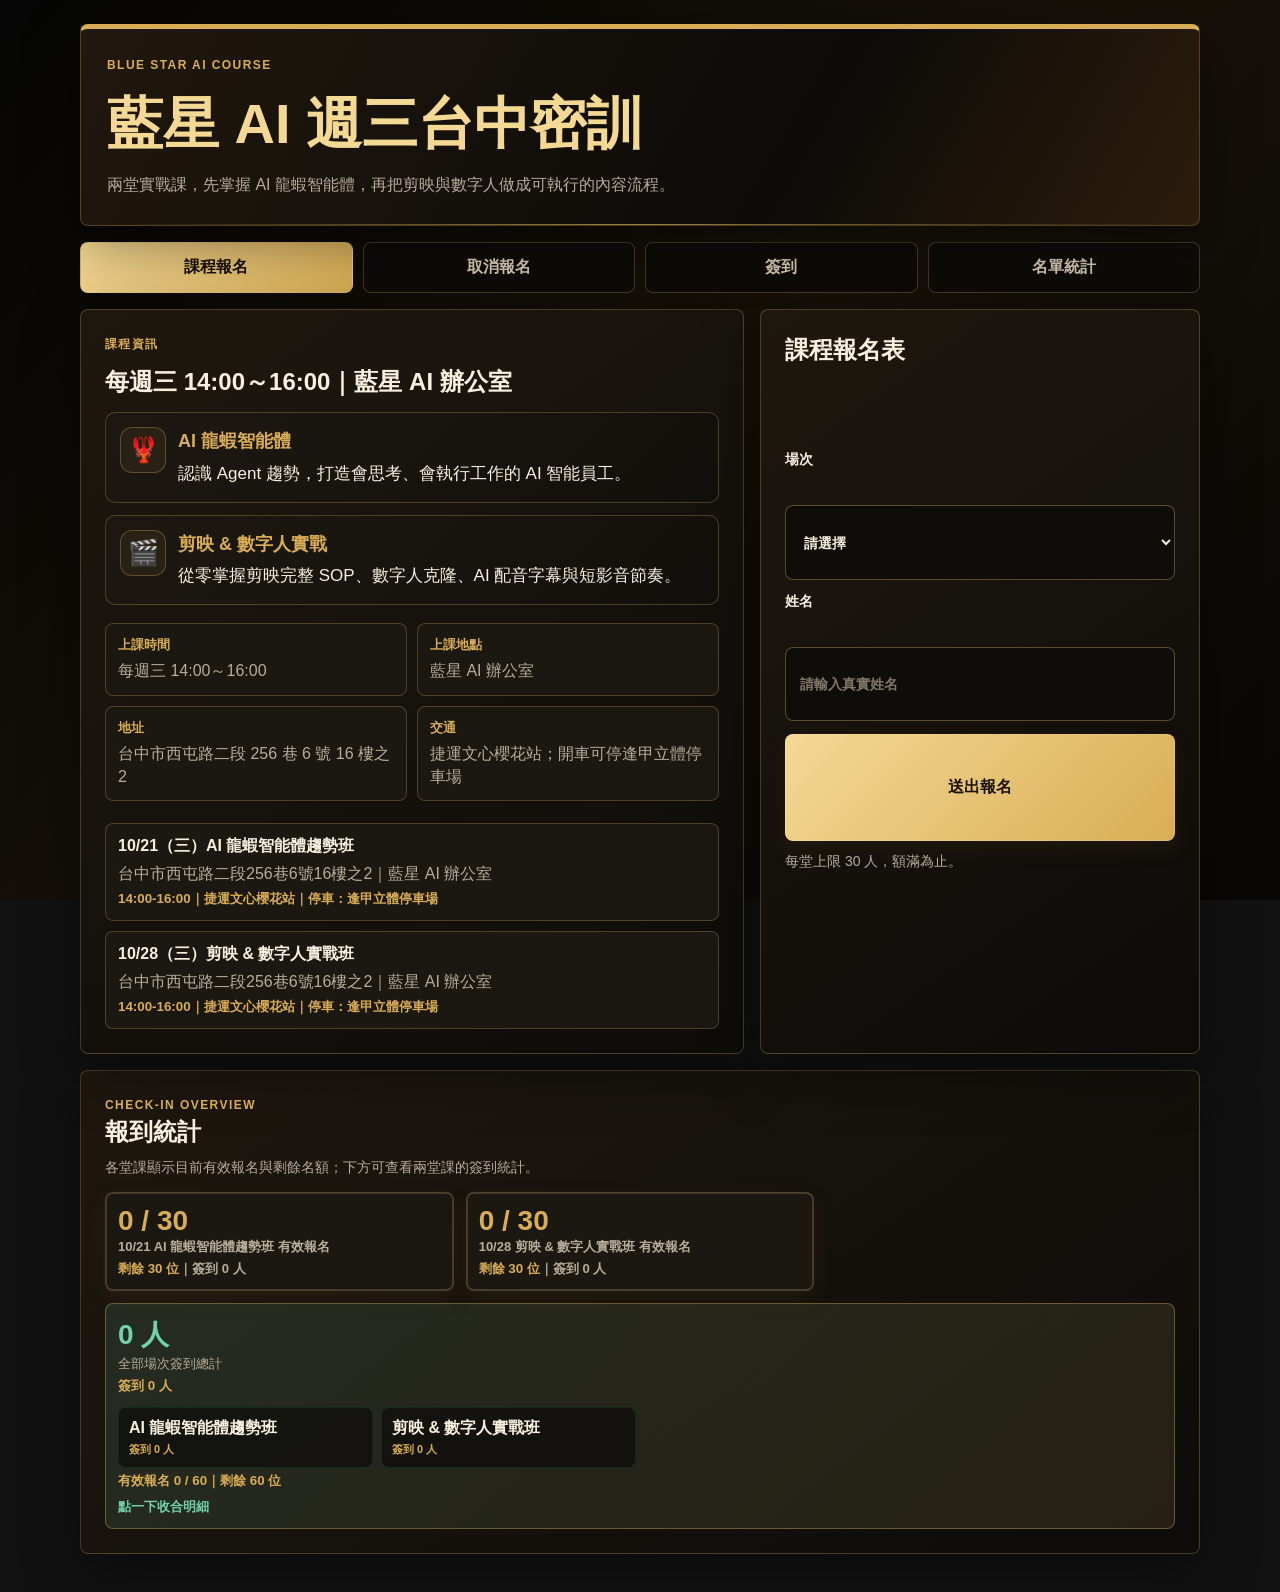
<file: index.html>
<!doctype html>
<html lang="zh-Hant">
<head>
  <meta charset="utf-8">
  <meta name="viewport" content="width=device-width, initial-scale=1, viewport-fit=cover">
  <title>藍星 AI 週三台中密訓｜報名系統</title>
  <meta name="description" content="藍星 AI 週三台中密訓報名、取消報名、學員簽到與名單統計系統。">
  <link rel="stylesheet" href="./styles.css?v=20261014123034">
</head>
<body>
  <main class="app">
    <section class="hero">
      <p class="eyebrow">Blue Star AI Course</p>
      <h1>藍星 AI 週三台中密訓</h1>
      <p>兩堂實戰課，先掌握 AI 龍蝦智能體，再把剪映與數字人做成可執行的內容流程。</p>
    </section>

    <nav class="tabs" aria-label="功能選單">
      <button class="tab active" type="button" data-view="register">課程報名</button>
      <button class="tab" type="button" data-view="cancel">取消報名</button>
      <button class="tab" type="button" data-view="checkin">簽到</button>
      <button class="tab" type="button" data-view="roster">名單統計</button>
    </nav>

    <section class="view active" id="register">
      <div class="grid">
        <article class="panel course">
          <p class="eyebrow">課程資訊</p>
          <h2>每週三 14:00～16:00｜藍星 AI 辦公室</h2>
          <ul class="benefits">
            <li><span class="benefit-icon" aria-hidden="true">🦞</span><span><strong>AI 龍蝦智能體</strong>認識 Agent 趨勢，打造會思考、會執行工作的 AI 智能員工。</span></li>
            <li><span class="benefit-icon" aria-hidden="true">🎬</span><span><strong>剪映 &amp; 數字人實戰</strong>從零掌握剪映完整 SOP、數字人克隆、AI 配音字幕與短影音節奏。</span></li>
          </ul>
          <div class="course-meta">
            <div><strong>上課時間</strong><span>每週三 14:00～16:00</span></div>
            <div><strong>上課地點</strong><span>藍星 AI 辦公室</span></div>
            <div><strong>地址</strong><span>台中市西屯路二段 256 巷 6 號 16 樓之 2</span></div>
            <div><strong>交通</strong><span>捷運文心櫻花站；開車可停逢甲立體停車場</span></div>
          </div>
          <div class="session-list" id="sessionList"></div>
        </article>

        <form class="panel form" id="registerForm">
          <h2>課程報名表</h2>
          <label>場次<select name="session" required></select></label>
          <label>姓名<input name="name" required autocomplete="name" placeholder="請輸入真實姓名"></label>
          <button type="submit">送出報名</button>
          <p class="form-hint">每堂上限 30 人，額滿為止。</p>
          <p class="message" id="registerMessage" aria-live="polite"></p>
        </form>
      </div>
    </section>

    <section class="view" id="cancel">
      <form class="panel form narrow" id="cancelForm">
        <h2>取消報名</h2>
        <p class="form-hint">請填寫報名時的場次與姓名。</p>
        <label>場次<select name="session" required></select></label>
        <label>姓名<input name="name" required placeholder="請輸入報名姓名"></label>
        <label>取消原因<input name="reason" placeholder="選填"></label>
        <button type="submit" class="danger">確認取消報名</button>
        <p class="message" id="cancelMessage" aria-live="polite"></p>
      </form>
    </section>

    <section class="view" id="checkin">
      <section class="panel checkin-panel">
        <div class="quick-head">
          <div>
            <h2>簽到處</h2>
            <p>第一次成功輸入 PIN 後，這台裝置會自動記住，之後可直接選場次與姓名報到。</p>
          </div>
          <button type="button" id="quickRefresh">更新名單</button>
        </div>
        <form class="form checkin-form" id="checkinForm">
          <label>PIN<input name="pin" type="password" inputmode="numeric" maxlength="4" placeholder="第一次請輸入 PIN" required></label>
          <label>場次<select name="session" required></select></label>
          <label>姓名／搜尋<input name="name" required autocomplete="off" placeholder="請輸入或搜尋學員姓名"></label>
          <label>備註<input name="note" placeholder="選填"></label>
          <button type="submit">送出簽到</button>
          <p class="message" id="checkinMessage" aria-live="polite"></p>
        </form>

        <section class="success inline-success" id="successBox" hidden>
          <div class="ok">✓</div>
          <h2>報到成功</h2>
          <p id="successText"></p>
          <button type="button" id="replayVoice">播放語音</button>
        </section>

        <div class="undo-checkin" id="undoCheckinBox" hidden>
          <span id="undoCheckinText">上一筆報到可返回</span>
          <div class="undo-actions">
            <button type="button" id="quickReplayVoice">播放語音</button>
            <button type="button" class="danger" id="undoCheckin">返回上一筆報到</button>
          </div>
        </div>
        <p class="message" id="quickMessage" aria-live="polite"></p>
        <div class="quick-list" id="quickList"></div>
      </section>
    </section>

    <section class="view" id="roster">
      <div class="panel">
        <div class="roster-head">
          <h2>報名與簽到名單</h2>
          <div class="roster-actions">
            <a class="sheet-link" id="sheetLink" href="#" target="_blank" rel="noopener" hidden>開啟名單表</a>
            <button type="button" id="refreshRoster">更新</button>
          </div>
        </div>
        <div class="roster" id="rosterList"></div>
      </div>
    </section>

    <section class="bottom-stats panel" aria-label="報到統計">
      <div class="bottom-stats-head">
        <div>
          <p class="eyebrow">Check-in Overview</p>
          <h2>報到統計</h2>
        </div>
      </div>
      <p class="stats-hint">各堂課顯示目前有效報名與剩餘名額；下方可查看兩堂課的簽到統計。</p>
      <div class="stats" id="stats" aria-live="polite"></div>
    </section>

    <div class="modal" id="appModal" role="dialog" aria-modal="true" aria-labelledby="modalTitle" hidden>
      <div class="modal-backdrop" data-close-modal></div>
      <section class="modal-card" tabindex="-1">
        <button class="modal-close" type="button" aria-label="關閉彈窗" data-close-modal>×</button>
        <div class="ok modal-ok">✓</div>
        <h2 id="modalTitle">已報名成功</h2>
        <p id="modalMessage"></p>
        <div class="modal-body" id="modalBody"></div>
        <button type="button" class="modal-action" data-close-modal>關閉</button>
      </section>
    </div>
  </main>
  <script src="./script.js?v=20261014210000"></script>
</body>
</html>
</file>
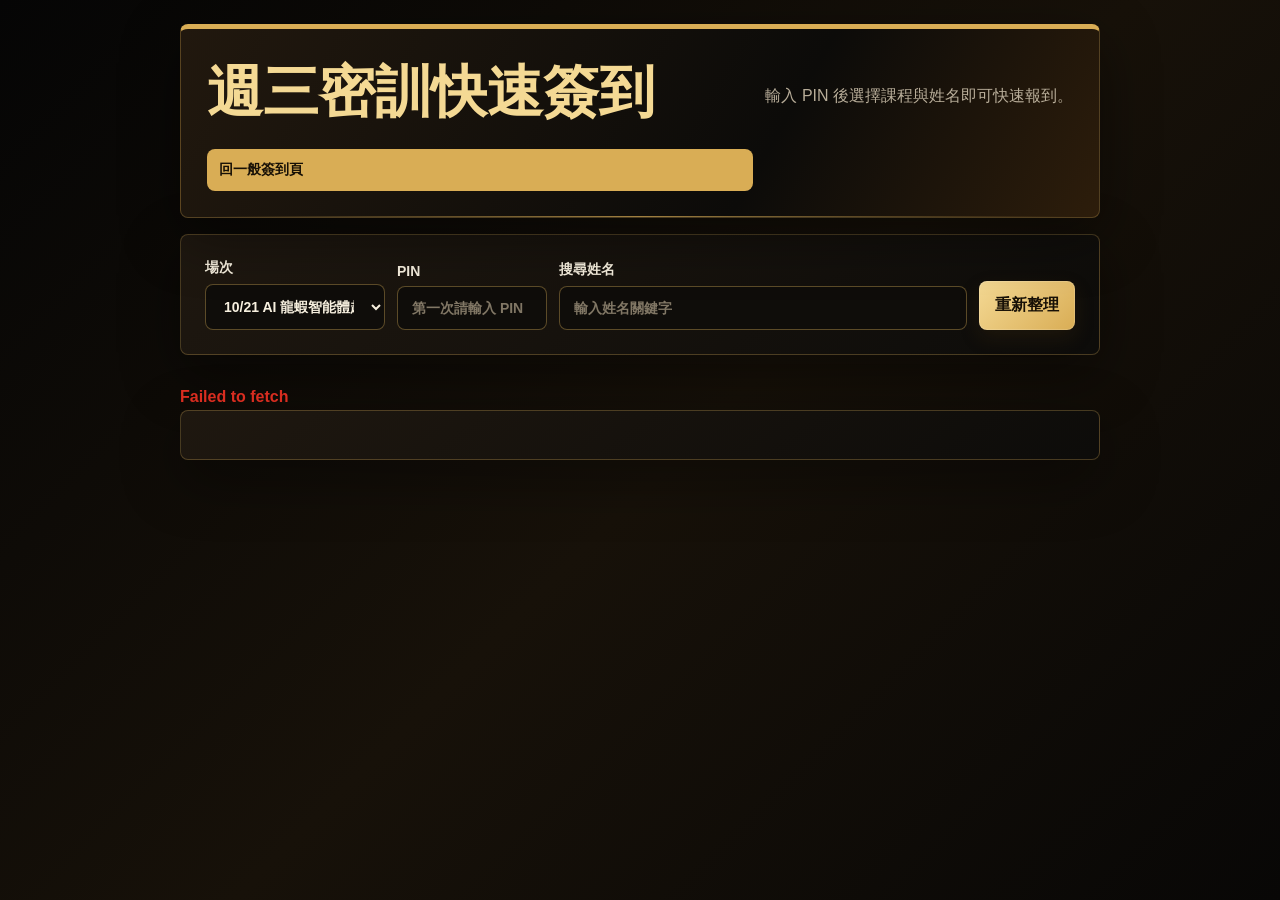
<file: staff.html>
<!doctype html>
<html lang="zh-Hant">
<head>
  <meta charset="utf-8">
  <meta name="viewport" content="width=device-width, initial-scale=1, viewport-fit=cover">
  <title>藍星 AI 週三台中密訓｜工作人員快速簽到</title>
  <meta name="description" content="藍星 AI 週三台中密訓工作人員快速簽到。">
  <link rel="stylesheet" href="./styles.css?v=20261014123034">
</head>
<body>
  <main class="app staff-app">
    <section class="hero staff-hero">
      <h1>週三密訓快速簽到</h1>
      <p>輸入 PIN 後選擇課程與姓名即可快速報到。</p>
      <a class="sheet-link" href="./index.html">回一般簽到頁</a>
    </section>

    <section class="panel staff-toolbar">
      <label>場次
        <select id="staffSession">
          <option value="10/21 AI 龍蝦智能體趨勢班">10/21 AI 龍蝦智能體趨勢班</option>
          <option value="10/28 剪映 &amp; 數字人實戰班">10/28 剪映 &amp; 數字人實戰班</option>
        </select>
      </label>
      <label>PIN
        <input id="staffPin" type="password" inputmode="numeric" maxlength="4" placeholder="第一次請輸入 PIN">
      </label>
      <label>搜尋姓名
        <input id="staffSearch" autocomplete="off" placeholder="輸入姓名關鍵字">
      </label>
      <button id="staffRefresh" type="button">重新整理</button>
    </section>

    <section class="stats staff-stats" id="staffStats"></section>
    <p class="message" id="staffMessage" aria-live="polite"></p>
    <section class="panel staff-list" id="staffList"></section>
  </main>

  <script src="./staff.js?v=20261014210000"></script>
</body>
</html>
</file>
<file: styles.css>
:root {
  color-scheme: dark;
  --ink: #f7f0df;
  --muted: #b8ad99;
  --line: rgba(218, 176, 89, .28);
  --blue: #d9ad55;
  --blue-2: #80581f;
  --green: #72d2ad;
  --gold: #d9ad55;
  --gold-bright: #f4d994;
  --gold-deep: #6f4b1b;
  --soft: #1b1711;
  --panel: #14110d;
  --panel-2: #201810;
}

* { box-sizing: border-box; }
[hidden] { display: none !important; }
html, body { margin: 0; min-height: 100%; }
body {
  font-family: "Microsoft JhengHei", "PingFang TC", "Segoe UI", sans-serif;
  color: var(--ink);
  background: linear-gradient(135deg, #050505 0%, #171109 52%, #080706 100%);
  background-attachment: fixed;
}
body.modal-open { overflow: hidden; }
.app {
  width: min(1120px, calc(100% - 28px));
  margin: 0 auto;
  padding: 24px 0 38px;
}
.hero, .panel {
  background: linear-gradient(145deg, rgba(31,24,16,.98), rgba(13,12,10,.99));
  border: 1px solid var(--line);
  border-radius: 8px;
  box-shadow: 0 18px 58px rgba(0,0,0,.42);
}
.hero {
  position: relative;
  overflow: hidden;
  padding: 26px;
  border-top: 5px solid var(--gold);
  background: linear-gradient(120deg, #21180e 0%, #0c0b09 64%, #2d1d0b 100%);
}
.hero::after {
  content: "";
  position: absolute;
  inset: auto 26px 0;
  height: 1px;
  background: linear-gradient(90deg, transparent, var(--gold), transparent);
  opacity: .72;
}
.hero > * { position: relative; z-index: 1; }
.hero > p:last-child { max-width: 760px; margin-bottom: 0; }
.eyebrow {
  color: var(--gold);
  font-size: 12px;
  font-weight: 900;
  letter-spacing: .12em;
  text-transform: uppercase;
}
h1, h2, p { margin-top: 0; }
h1 { color: var(--gold-bright); font-size: clamp(32px, 6vw, 56px); margin-bottom: 8px; letter-spacing: 0; }
h2 { font-size: 24px; margin-bottom: 14px; }
p { color: var(--muted); line-height: 1.7; }
.tabs {
  display: grid;
  grid-template-columns: repeat(4, 1fr);
  gap: 10px;
  margin: 16px 0;
}
button {
  border: 0;
  border-radius: 8px;
  background: linear-gradient(135deg, var(--gold-bright), var(--gold));
  color: #171006;
  cursor: pointer;
  font: inherit;
  font-weight: 900;
  padding: 14px 16px;
  box-shadow: inset 0 0 0 1px rgba(255,255,255,.15), 0 8px 20px rgba(91,58,14,.2);
}
button:disabled { opacity: .55; cursor: wait; }
button.danger { background: linear-gradient(135deg, #d96b5d, #7a271a); color: #fff5ef; }
.tab { background: rgba(15,13,10,.92); border: 1px solid var(--line); color: #d9ccb4; box-shadow: none; }
.tab.active { background: linear-gradient(135deg, var(--gold-bright), var(--gold)); color: #171006; }
.view { display: none; }
.view.active { display: block; }
.grid {
  display: grid;
  grid-template-columns: minmax(0, 1fr) minmax(320px, 440px);
  gap: 16px;
}
.panel { padding: 24px; }
.benefits {
  display: grid;
  gap: 12px;
  padding: 0;
  margin: 0 0 18px;
  line-height: 1.65;
  list-style: none;
}
.benefits li {
  display: grid;
  grid-template-columns: 46px minmax(0, 1fr);
  gap: 12px;
  align-items: start;
  padding: 14px;
  border: 1px solid var(--line);
  border-radius: 10px;
  background: linear-gradient(135deg, #1d1811, #12100c);
  font-size: 17px;
}
.benefits strong {
  display: block;
  margin-bottom: 3px;
  color: var(--blue);
  font-size: 18px;
}
.benefit-icon {
  display: grid;
  width: 46px;
  height: 46px;
  place-items: center;
  border-radius: 12px;
  border: 1px solid rgba(218,176,89,.32);
  background: #2a2115;
  font-size: 25px;
}
.course-meta {
  display: grid;
  grid-template-columns: repeat(2, minmax(0, 1fr));
  gap: 10px;
}
.course-meta div, .session-list div, .stat, .roster-card {
  border: 1px solid var(--line);
  border-radius: 8px;
  background: var(--soft);
  padding: 12px;
}
.course-meta strong, .course-meta span, .session-list strong, .session-list span, .session-list small {
  display: block;
}
.course-meta strong { color: var(--blue); font-size: 13px; }
.course-meta span, .session-list span { color: var(--muted); margin-top: 5px; line-height: 1.45; }
.session-list {
  display: grid;
  grid-template-columns: 1fr;
  gap: 10px;
  margin-top: 22px;
}
.session-list small { color: var(--gold); margin-top: 5px; font-weight: 900; }
.form { display: grid; gap: 13px; }
.narrow { max-width: 520px; margin: 0 auto; }
label { display: grid; gap: 7px; font-weight: 900; font-size: 14px; }
input, select {
  width: 100%;
  border: 1px solid rgba(218,176,89,.38);
  border-radius: 8px;
  padding: 13px 14px;
  font: inherit;
  background: #0f0d0a;
  color: var(--ink);
}
input:focus, select:focus { outline: none; border-color: var(--blue); }
input::placeholder { color: #817765; }
option { background: #15110d; color: var(--ink); }
.message { min-height: 24px; margin: 0; font-weight: 900; }
.message.ok { color: var(--green); }
.message.err { color: #d92d20; }
.form-hint {
  margin: -4px 0 2px;
  font-size: 14px;
}
.success {
  max-width: 520px;
  margin: 16px auto 0;
  text-align: center;
}
.inline-success {
  max-width: none;
  margin: 14px 0;
  padding: 16px;
  border: 1px solid rgba(114,210,173,.38);
  border-radius: 8px;
  background: #10231c;
}
.inline-success .ok {
  width: 54px;
  height: 54px;
  font-size: 34px;
}
.inline-success h2 {
  margin-bottom: 6px;
}
.inline-success p {
  margin-bottom: 12px;
}
.success .ok,
.modal-ok {
  width: 74px;
  height: 74px;
  border-radius: 50%;
  display: grid;
  place-items: center;
  margin: 0 auto 14px;
  background: #102c22;
  color: var(--green);
  font-size: 46px;
  font-weight: 900;
}
.roster-head, .bottom-stats-head {
  display: flex;
  align-items: center;
  justify-content: space-between;
  gap: 12px;
  margin-bottom: 12px;
}
.roster-actions {
  display: flex;
  align-items: center;
  justify-content: flex-end;
  gap: 8px;
  flex-wrap: wrap;
}
.sheet-link {
  display: inline-flex;
  align-items: center;
  min-height: 42px;
  border-radius: 8px;
  padding: 10px 12px;
  background: var(--gold);
  color: #171006;
  text-decoration: none;
  font-size: 14px;
  font-weight: 900;
}
.roster, .stats {
  display: grid;
  grid-template-columns: repeat(3, 1fr);
  gap: 12px;
}
.roster-card { padding: 14px; }
.roster-card h3 { margin: 0 0 10px; }
.person {
  padding: 9px 0;
  border-top: 1px solid var(--line);
  font-size: 14px;
}
.person span {
  margin-left: 8px;
  color: var(--green);
  font-weight: 900;
}
.person em {
  display: inline-flex;
  margin-left: 8px;
  padding: 2px 7px;
  border-radius: 999px;
  background: #2a2115;
  color: var(--gold-bright);
  font-size: 12px;
  font-style: normal;
  font-weight: 900;
}
.person small { display: block; color: var(--muted); margin-top: 3px; }
.person.cancelled {
  opacity: .68;
}
.person.cancelled strong {
  text-decoration: line-through;
}
.person.cancelled span {
  color: #b42318;
}
.stat strong { display: block; font-size: 28px; color: var(--blue); }
.stat span { font-size: 13px; color: var(--muted); }
.stat small { display: block; margin-top: 4px; color: var(--gold); font-weight: 900; }
.stat-button {
  width: 100%;
  text-align: left;
  background: var(--soft);
  color: var(--ink);
  cursor: pointer;
  transition: transform .16s ease, box-shadow .16s ease, border-color .16s ease;
}
.stat-button:hover,
.stat-button:focus-visible {
  transform: translateY(-2px);
  border-color: rgba(0,143,122,.45);
  box-shadow: 0 10px 24px rgba(0,0,0,.12);
  outline: none;
}
.stat-total {
  grid-column: 1 / -1;
  background: linear-gradient(135deg, rgba(114,210,173,.12), rgba(218,176,89,.12));
  border-color: rgba(218,176,89,.38);
}
.stat-total strong { color: var(--green); }
.stat-total-toggle {
  width: 100%;
  color: var(--ink);
  text-align: left;
  cursor: pointer;
  transition: transform .16s ease, box-shadow .16s ease, border-color .16s ease;
}
.stat-total-toggle:hover,
.stat-total-toggle:focus-visible {
  transform: translateY(-2px);
  border-color: rgba(0,143,122,.56);
  box-shadow: 0 10px 24px rgba(0,0,0,.12);
  outline: none;
}
.stat-total-toggle .stat-total-action {
  display: inline-flex;
  margin-top: 8px;
  color: var(--green);
  font-weight: 900;
}
.checkin-stats-collapsed .stat-total-toggle .stat-total-action {
  color: var(--gold);
}
.toggle-checkin-stats {
  min-height: 42px;
  padding: 10px 12px;
  border-radius: 8px;
  background: var(--green);
  color: #fff;
  font-size: 14px;
  font-weight: 900;
  white-space: nowrap;
}
.checkin-stats-collapsed .checkin-breakdown {
  display: none;
}
.city-checkin-grid {
  display: grid;
  grid-template-columns: repeat(4, minmax(0, 1fr));
  gap: 8px;
  margin-top: 12px;
}
.city-checkin-item {
  display: block;
  padding: 10px;
  border: 1px solid rgba(0,143,122,.18);
  border-radius: 8px;
  background: rgba(13,12,10,.72);
}
.city-checkin-item strong {
  font-size: 16px;
  color: var(--ink);
}
.city-checkin-item small {
  color: var(--gold);
}
.bottom-stats { margin-top: 16px; }
.bottom-stats-head h2, .bottom-stats-head p { margin-bottom: 0; }
.stats-hint {
  margin: -4px 0 12px;
  font-size: 14px;
}
.modal[hidden] { display: none; }
.modal {
  position: fixed;
  inset: 0;
  z-index: 50;
  display: grid;
  place-items: center;
  padding: 18px;
}
.modal-backdrop {
  position: absolute;
  inset: 0;
  background: rgba(0, 0, 0, .78);
  backdrop-filter: blur(6px);
}
.modal-card {
  position: relative;
  z-index: 1;
  width: min(560px, 100%);
  max-height: min(84vh, 720px);
  overflow: auto;
  padding: 26px;
  text-align: center;
  background: linear-gradient(145deg, #21190f, #0f0d0a);
  border: 1px solid var(--line);
  border-radius: 12px;
  box-shadow: 0 24px 80px rgba(0,0,0,.36);
}
.modal-close {
  position: absolute;
  top: 10px;
  right: 10px;
  width: 38px;
  height: 38px;
  padding: 0;
  border-radius: 999px;
  background: #2a2115;
  color: var(--ink);
  font-size: 24px;
  line-height: 1;
}
.modal-ok {
  width: 64px;
  height: 64px;
  font-size: 40px;
}
.modal-card h2 {
  margin-bottom: 8px;
}
.modal-card p {
  margin-bottom: 14px;
}
.modal-body {
  text-align: left;
}
.modal-list {
  display: grid;
  gap: 8px;
  margin: 16px 0 4px;
}
.modal-person {
  padding: 12px;
  border: 1px solid var(--line);
  border-radius: 8px;
  background: var(--soft);
}
.modal-person strong,
.modal-person span,
.modal-person small {
  display: block;
}
.modal-person span {
  margin-top: 4px;
  color: var(--green);
  font-size: 14px;
  font-weight: 900;
}
.modal-person small {
  margin-top: 3px;
  color: var(--muted);
  font-size: 12px;
}
.modal-empty {
  text-align: center;
}
.modal-action {
  margin-top: 16px;
  min-width: 132px;
}
.staff-app {
  max-width: 920px;
}
.staff-hero {
  display: grid;
  grid-template-columns: minmax(0, 1fr) auto;
  align-items: center;
  gap: 12px;
}
.staff-hero h1 {
  margin-bottom: 6px;
}
.staff-hero p {
  margin-bottom: 0;
}
.staff-toolbar {
  display: grid;
  grid-template-columns: 180px 150px minmax(220px, 1fr) auto;
  align-items: end;
  gap: 12px;
  margin: 16px 0;
}
.staff-stats {
  margin-bottom: 12px;
}
.staff-list {
  display: grid;
  gap: 8px;
}
.staff-row {
  display: grid;
  grid-template-columns: minmax(0, 1fr) 104px;
  align-items: center;
  gap: 12px;
  padding: 12px;
  border: 1px solid var(--line);
  border-radius: 8px;
  background: var(--soft);
}
.staff-row strong,
.staff-row span {
  display: block;
}
.staff-row span {
  margin-top: 4px;
  color: var(--muted);
  font-size: 13px;
}
.staff-row.done {
  background: #10231c;
}
.staff-row.done strong {
  color: var(--green);
}
.staff-row button {
  min-height: 44px;
  padding: 10px 12px;
}
.quick-checkin,
.checkin-panel {
  max-width: 860px;
  margin: 0 auto;
}
.quick-head {
  display: flex;
  align-items: center;
  justify-content: space-between;
  gap: 12px;
  margin-bottom: 12px;
}
.quick-head h2,
.quick-head p {
  margin-bottom: 0;
}
.quick-controls {
  display: grid;
  grid-template-columns: 220px minmax(220px, 1fr);
  gap: 12px;
  margin-bottom: 12px;
}
.checkin-form {
  grid-template-columns: 150px minmax(180px, 1fr) minmax(220px, 1.3fr);
  align-items: end;
  margin-bottom: 12px;
}
.checkin-form label:nth-of-type(4),
.checkin-form .message {
  grid-column: 1 / -1;
}
.checkin-form button {
  min-height: 50px;
}
.quick-list {
  display: grid;
  gap: 8px;
  max-height: 560px;
  overflow: auto;
  padding-right: 3px;
}
.undo-checkin {
  display: flex;
  align-items: center;
  justify-content: space-between;
  gap: 12px;
  margin: 6px 0 12px;
  padding: 12px;
  border: 1px solid rgba(217,107,93,.42);
  border-radius: 8px;
  background: #26120f;
}
.undo-checkin span {
  color: #7a271a;
  font-weight: 900;
}
.undo-checkin button {
  min-height: 42px;
  padding: 10px 12px;
}
.undo-actions {
  display: flex;
  align-items: center;
  gap: 8px;
}

@media (max-width: 760px) {
  .app { width: min(100% - 22px, 1080px); padding-top: 12px; }
  .grid, .course-meta, .roster, .stats { grid-template-columns: 1fr; }
  .city-checkin-grid { grid-template-columns: 1fr; }
  .toggle-checkin-stats { width: 100%; }
  .panel, .hero { padding: 18px; }
  .tabs { grid-template-columns: repeat(2, 1fr); gap: 6px; }
  .tab { padding: 12px 8px; }
  h1 { font-size: 34px; }
  .roster-head, .bottom-stats-head { align-items: flex-start; flex-direction: column; }
  .staff-hero,
  .staff-toolbar,
  .staff-row {
    grid-template-columns: 1fr;
  }
  .staff-row button {
    width: 100%;
  }
  .quick-head {
    align-items: stretch;
    flex-direction: column;
  }
  .quick-controls,
  .checkin-form {
    grid-template-columns: 1fr;
  }
  .checkin-form label:nth-of-type(4),
  .checkin-form .message {
    grid-column: auto;
  }
  .undo-checkin {
    align-items: stretch;
    flex-direction: column;
  }
  .undo-actions {
    align-items: stretch;
    flex-direction: column;
  }
}
</file>
